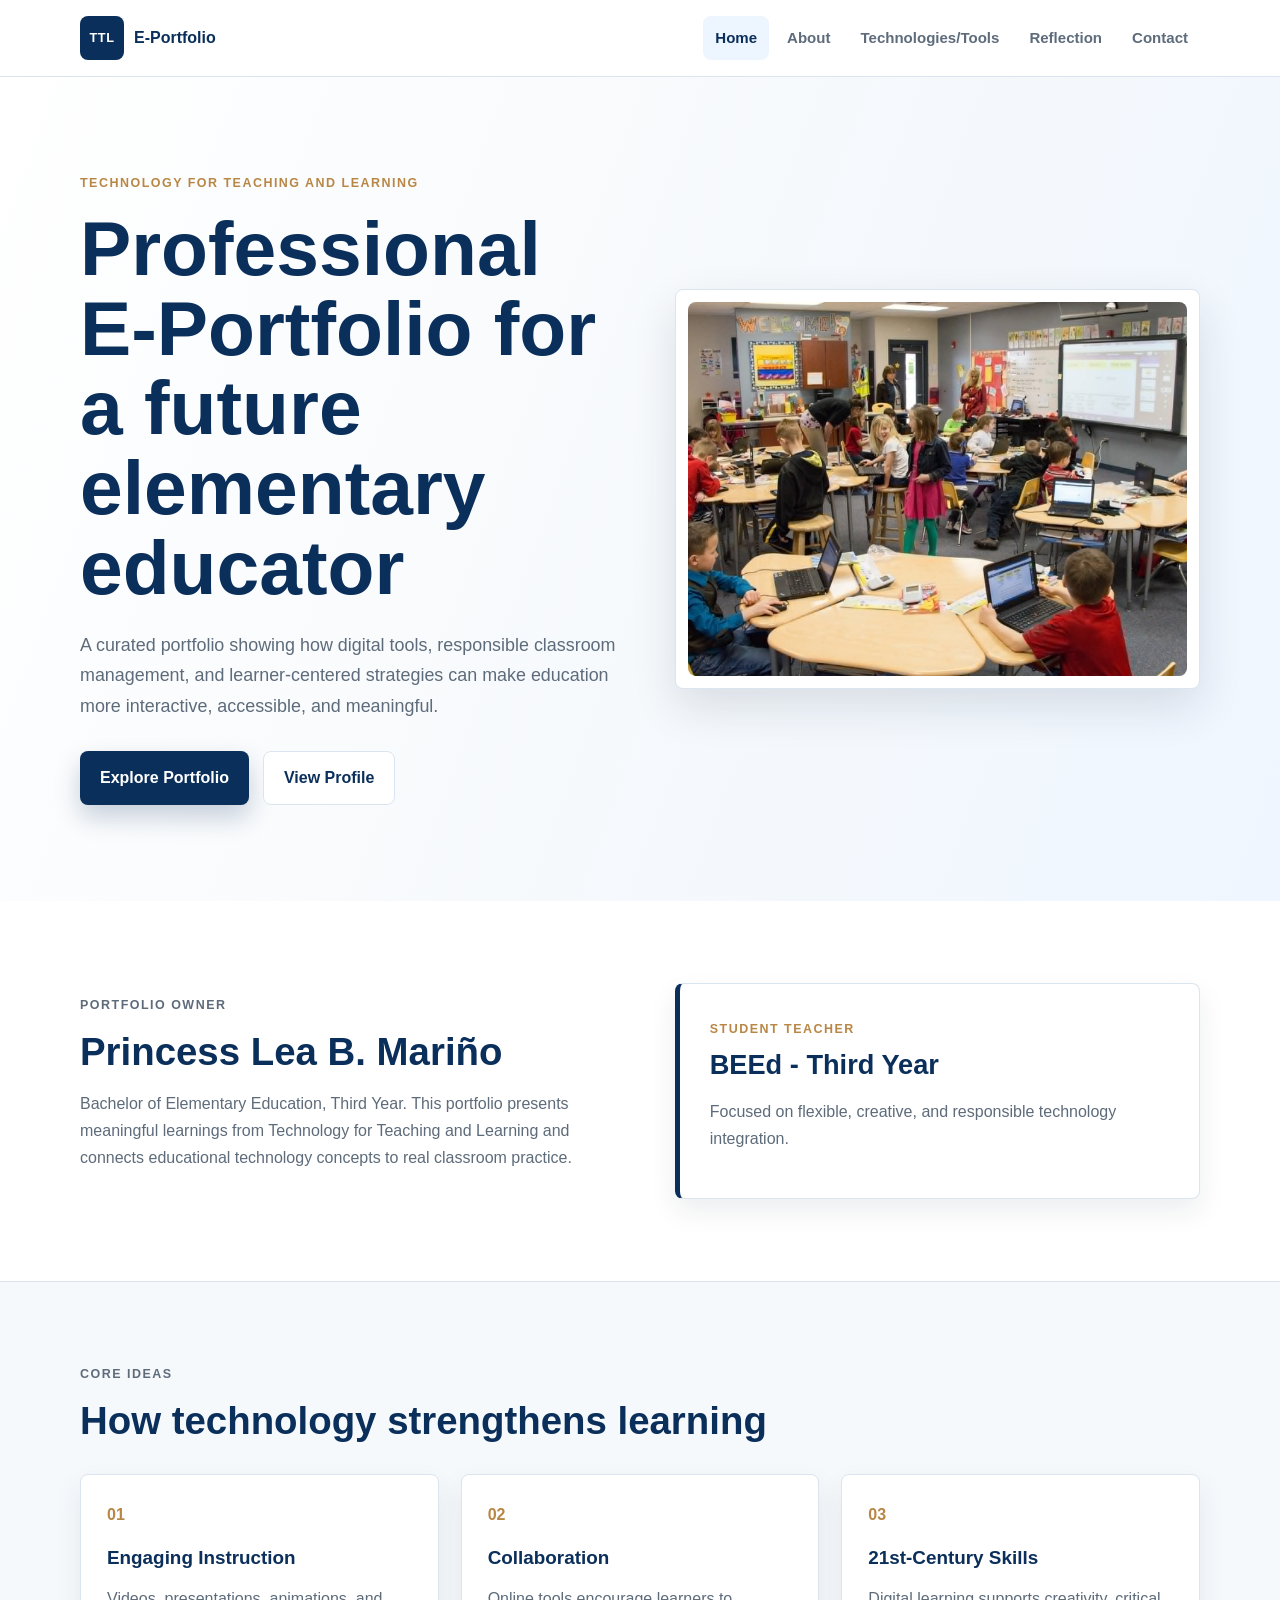
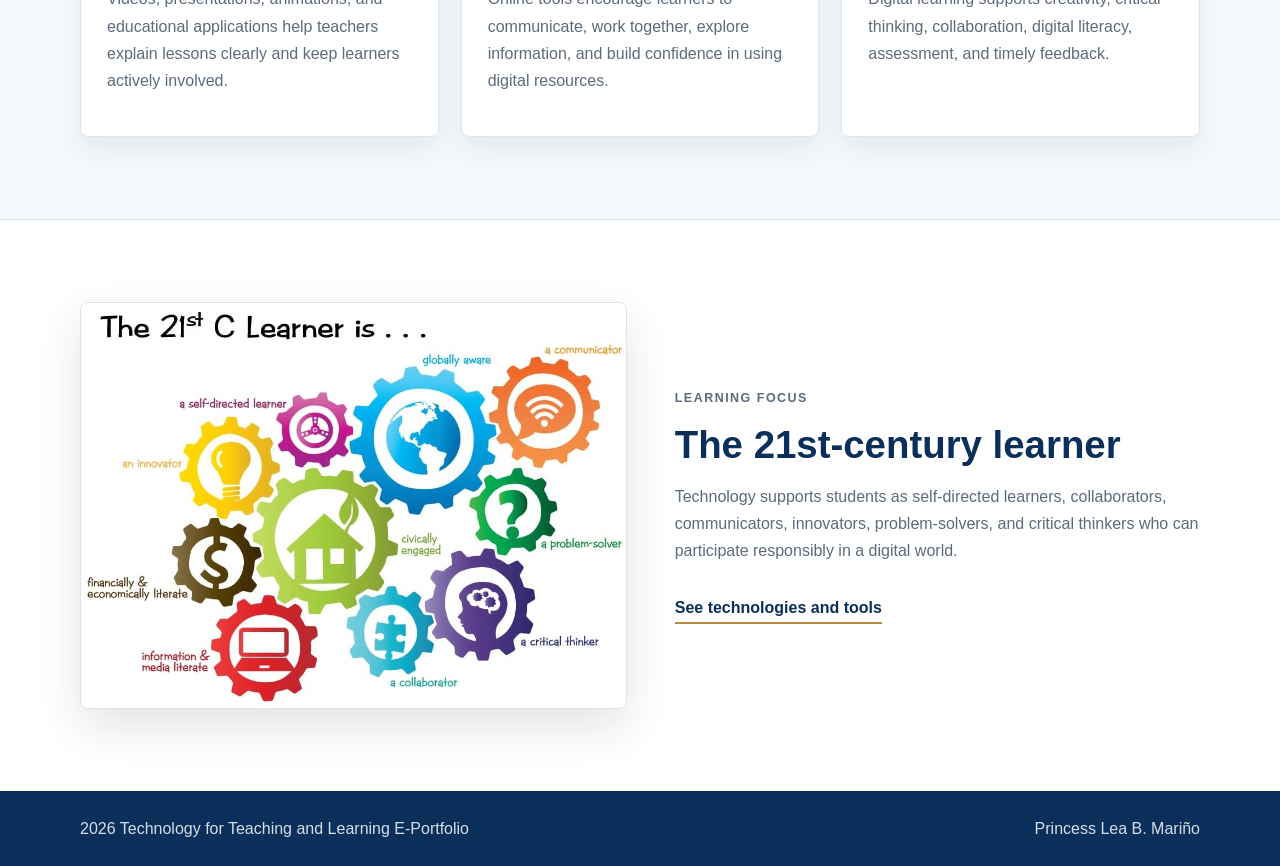
<file: index.html>
<!DOCTYPE html>
<html lang="en">

<head>
    <meta charset="UTF-8">
    <meta name="viewport" content="width=device-width, initial-scale=1.0">
    <title>Technology for Teaching and Learning | E-Portfolio</title>
    <link rel="stylesheet" href="styles.css">
</head>

<body>
    <header class="site-header">
        <nav class="nav container" aria-label="Main navigation">
            <a class="brand" href="index.html">
                <span class="brand-mark">TTL</span>
                <span>E-Portfolio</span>
            </a>
            <button class="nav-toggle" type="button" aria-label="Open navigation menu" aria-expanded="false"
                aria-controls="main-menu">
                <span></span>
                <span></span>
                <span></span>
            </button>
            <div class="nav-links" id="main-menu">
                <a href="index.html" aria-current="page">Home</a>
                <a href="about_page.html">About</a>
                <a href="technologies_tools.html">Technologies/Tools</a>
                <a href="reflection_page.html">Reflection</a>
                <a href="contact_page.html">Contact</a>
            </div>
        </nav>
    </header>

    <main>
        <section class="hero">
            <div class="container hero-grid">
                <div class="hero-copy">
                    <p class="eyebrow">Technology for Teaching and Learning</p>
                    <h1>Professional E-Portfolio for a future elementary educator</h1>
                    <p class="lead">
                        A curated portfolio showing how digital tools, responsible classroom
                        management, and learner-centered strategies can make education more
                        interactive, accessible, and meaningful.
                    </p>
                    <div class="hero-actions">
                        <a class="button primary" href="about_page.html">Explore Portfolio</a>
                        <a class="button secondary" href="contact_page.html">View Profile</a>
                    </div>
                </div>
                <figure class="hero-media">
                    <img src="image4.jpg" alt="Technology-rich classroom with learners using laptops">
                </figure>
            </div>
        </section>

        <section class="section">
            <div class="container split">
                <div>
                    <p class="eyebrow">Portfolio Owner</p>
                    <h2>Princess Lea B. Mariño</h2>
                    <p>
                        Bachelor of Elementary Education, Third Year. This portfolio presents
                        meaningful learnings from Technology for Teaching and Learning and connects
                        educational technology concepts to real classroom practice.
                    </p>
                </div>
                <div class="profile-panel">
                    <span>Student Teacher</span>
                    <strong>BEEd - Third Year</strong>
                    <p>Focused on flexible, creative, and responsible technology integration.</p>
                </div>
            </div>
        </section>

        <section class="section soft">
            <div class="container">
                <div class="section-heading">
                    <p class="eyebrow">Core Ideas</p>
                    <h2>How technology strengthens learning</h2>
                </div>
                <div class="card-grid three">
                    <article class="info-card">
                        <span class="card-number">01</span>
                        <h3>Engaging Instruction</h3>
                        <p>
                            Videos, presentations, animations, and educational applications help
                            teachers explain lessons clearly and keep learners actively involved.
                        </p>
                    </article>
                    <article class="info-card">
                        <span class="card-number">02</span>
                        <h3>Collaboration</h3>
                        <p>
                            Online tools encourage learners to communicate, work together, explore
                            information, and build confidence in using digital resources.
                        </p>
                    </article>
                    <article class="info-card">
                        <span class="card-number">03</span>
                        <h3>21st-Century Skills</h3>
                        <p>
                            Digital learning supports creativity, critical thinking,
                            collaboration, digital literacy, assessment, and timely feedback.
                        </p>
                    </article>
                </div>
            </div>
        </section>

        <section class="section">
            <div class="container feature-row">
                <img src="image1.jpg" alt="Qualities of the 21st century learner">
                <div>
                    <p class="eyebrow">Learning Focus</p>
                    <h2>The 21st-century learner</h2>
                    <p>
                        Technology supports students as self-directed learners, collaborators,
                        communicators, innovators, problem-solvers, and critical thinkers who can
                        participate responsibly in a digital world.
                    </p>
                    <a class="text-link" href="technologies_tools.html">See technologies and tools</a>
                </div>
            </div>
        </section>
    </main>

    <footer class="site-footer">
        <div class="container footer-inner">
            <p>2026 Technology for Teaching and Learning E-Portfolio</p>
            <p>Princess Lea B. Mariño</p>
        </div>
    </footer>
    <script src="script.js"></script>
</body>

</html>
</file>
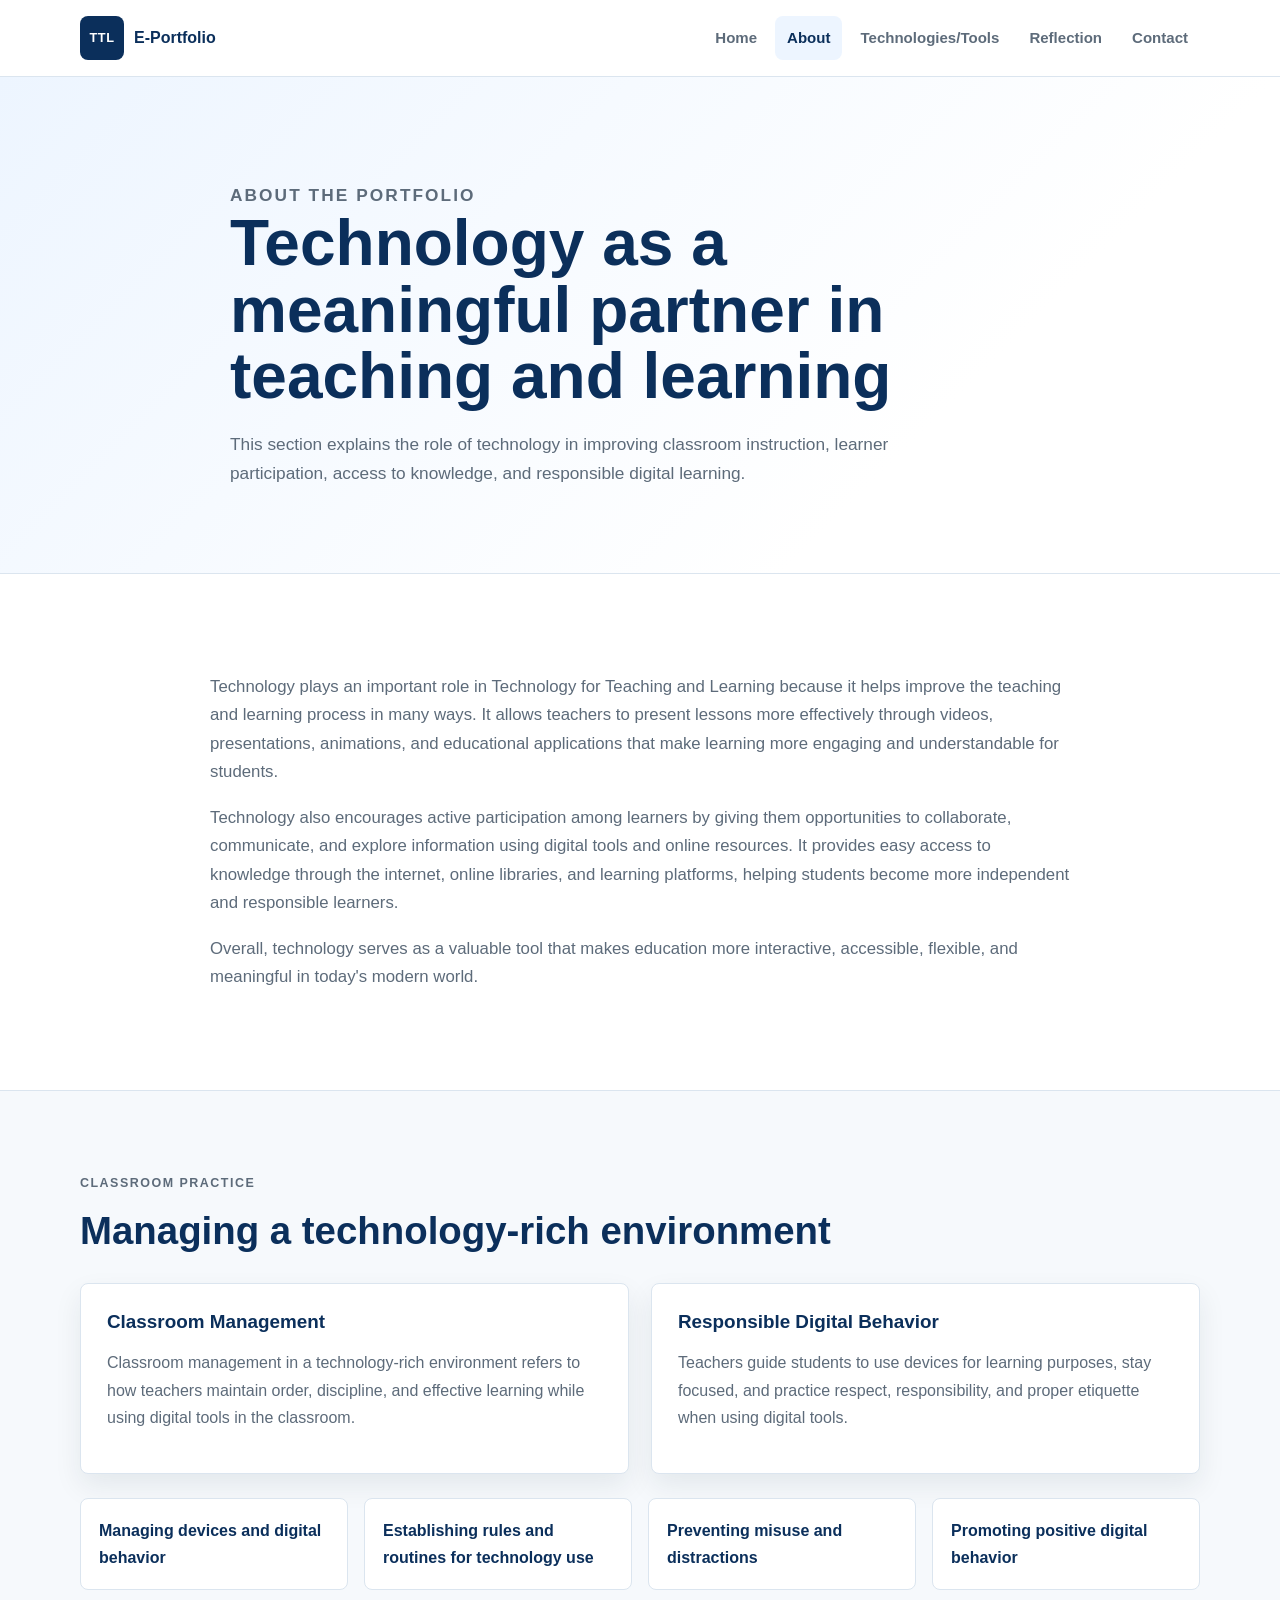
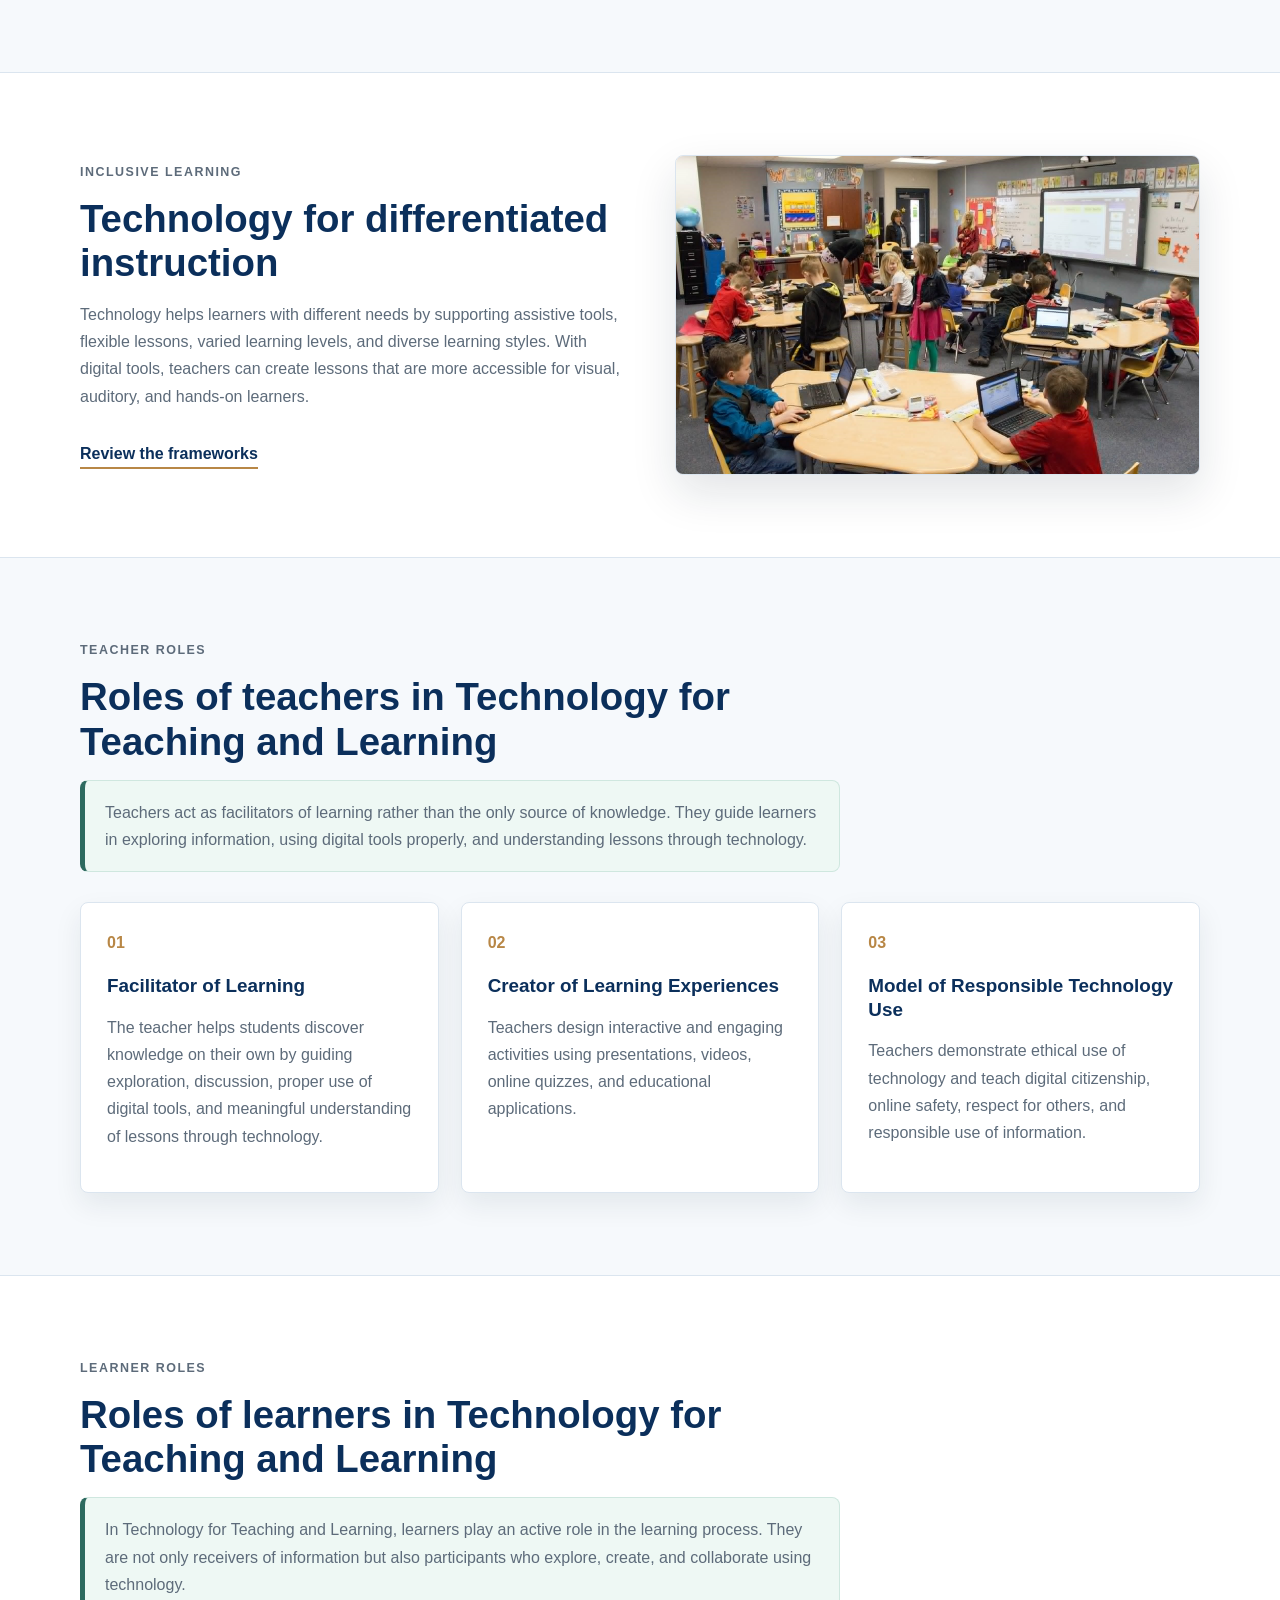
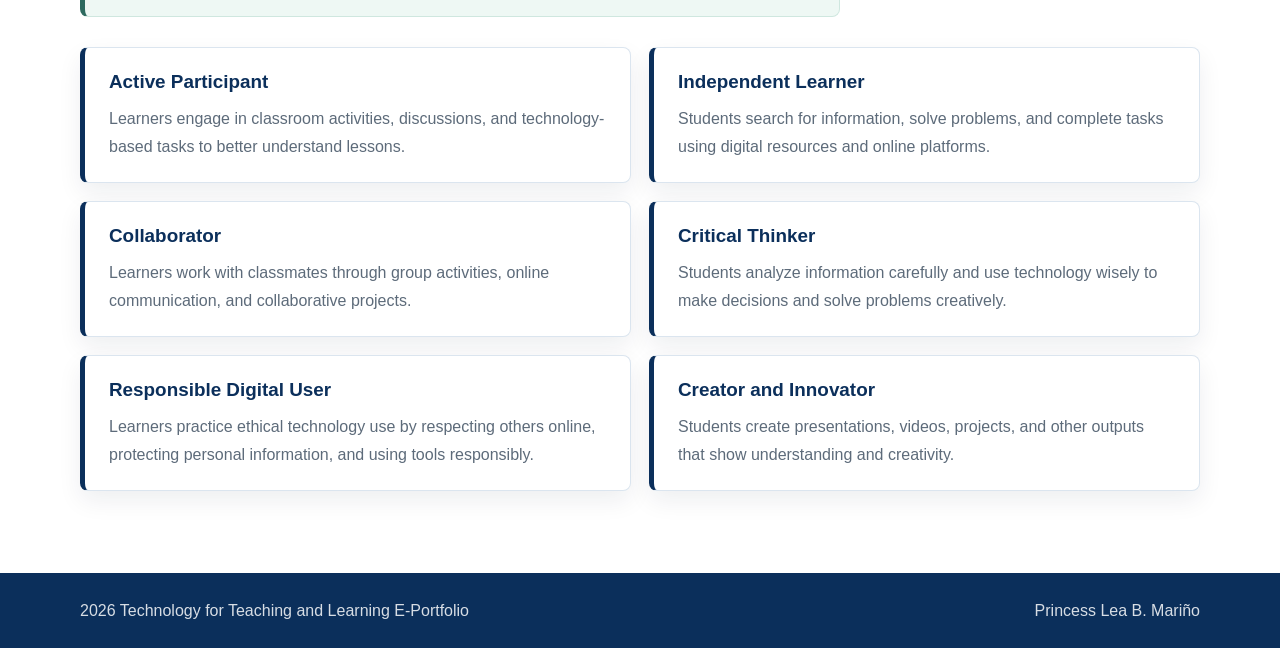
<file: about_page.html>
<!DOCTYPE html>
<html lang="en">

<head>
    <meta charset="UTF-8">
    <meta name="viewport" content="width=device-width, initial-scale=1.0">
    <title>About | Technology for Teaching and Learning</title>
    <link rel="stylesheet" href="styles.css">
</head>

<body>
    <header class="site-header">
        <nav class="nav container" aria-label="Main navigation">
            <a class="brand" href="index.html">
                <span class="brand-mark">TTL</span>
                <span>E-Portfolio</span>
            </a>
            <button class="nav-toggle" type="button" aria-label="Open navigation menu" aria-expanded="false"
                aria-controls="main-menu">
                <span></span>
                <span></span>
                <span></span>
            </button>
            <div class="nav-links" id="main-menu">
                <a href="index.html">Home</a>
                <a href="about_page.html" aria-current="page">About</a>
                <a href="technologies_tools.html">Technologies/Tools</a>
                <a href="reflection_page.html">Reflection</a>
                <a href="contact_page.html">Contact</a>
            </div>
        </nav>
    </header>

    <main>
        <section class="page-hero">
            <div class="container narrow">
                <p class="eyebrow">About the Portfolio</p>
                <h1>Technology as a meaningful partner in teaching and learning</h1>
                <p>
                    This section explains the role of technology in improving classroom
                    instruction, learner participation, access to knowledge, and responsible
                    digital learning.
                </p>
            </div>
        </section>

        <section class="section">
            <div class="container prose">
                <p>
                    Technology plays an important role in Technology for Teaching and Learning
                    because it helps improve the teaching and learning process in many ways. It
                    allows teachers to present lessons more effectively through videos,
                    presentations, animations, and educational applications that make learning
                    more engaging and understandable for students.
                </p>
                <p>
                    Technology also encourages active participation among learners by giving them
                    opportunities to collaborate, communicate, and explore information using
                    digital tools and online resources. It provides easy access to knowledge
                    through the internet, online libraries, and learning platforms, helping
                    students become more independent and responsible learners.
                </p>
                <p>
                    Overall, technology serves as a valuable tool that makes education more
                    interactive, accessible, flexible, and meaningful in today's modern world.
                </p>
            </div>
        </section>

        <section class="section soft">
            <div class="container">
                <div class="section-heading">
                    <p class="eyebrow">Classroom Practice</p>
                    <h2>Managing a technology-rich environment</h2>
                </div>
                <div class="card-grid two">
                    <article class="info-card">
                        <h3>Classroom Management</h3>
                        <p>
                            Classroom management in a technology-rich environment refers to how
                            teachers maintain order, discipline, and effective learning while using
                            digital tools in the classroom.
                        </p>
                    </article>
                    <article class="info-card">
                        <h3>Responsible Digital Behavior</h3>
                        <p>
                            Teachers guide students to use devices for learning purposes, stay
                            focused, and practice respect, responsibility, and proper etiquette
                            when using digital tools.
                        </p>
                    </article>
                </div>
                <div class="checklist-grid">
                    <div class="check-item">Managing devices and digital behavior</div>
                    <div class="check-item">Establishing rules and routines for technology use</div>
                    <div class="check-item">Preventing misuse and distractions</div>
                    <div class="check-item">Promoting positive digital behavior</div>
                </div>
            </div>
        </section>

        <section class="section">
            <div class="container feature-row reverse">
                <img src="image4.jpg" alt="Learners using technology in a classroom">
                <div>
                    <p class="eyebrow">Inclusive Learning</p>
                    <h2>Technology for differentiated instruction</h2>
                    <p>
                        Technology helps learners with different needs by supporting assistive
                        tools, flexible lessons, varied learning levels, and diverse learning
                        styles. With digital tools, teachers can create lessons that are more
                        accessible for visual, auditory, and hands-on learners.
                    </p>
                    <a class="text-link" href="technologies_tools.html">Review the frameworks</a>
                </div>
            </div>
        </section>

        <section class="section soft">
            <div class="container">
                <div class="section-heading">
                    <p class="eyebrow">Teacher Roles</p>
                    <h2>Roles of teachers in Technology for Teaching and Learning</h2>
                    <p class="definition-text">
                        Teachers act as facilitators of learning rather than the only source of
                        knowledge. They guide learners in exploring information, using digital
                        tools properly, and understanding lessons through technology.
                    </p>
                </div>
                <div class="card-grid three">
                    <article class="info-card">
                        <span class="card-number">01</span>
                        <h3>Facilitator of Learning</h3>
                        <p>
                            The teacher helps students discover knowledge on their own by guiding
                            exploration, discussion, proper use of digital tools, and meaningful
                            understanding of lessons through technology.
                        </p>
                    </article>
                    <article class="info-card">
                        <span class="card-number">02</span>
                        <h3>Creator of Learning Experiences</h3>
                        <p>
                            Teachers design interactive and engaging activities using
                            presentations, videos, online quizzes, and educational applications.
                        </p>
                    </article>
                    <article class="info-card">
                        <span class="card-number">03</span>
                        <h3>Model of Responsible Technology Use</h3>
                        <p>
                            Teachers demonstrate ethical use of technology and teach digital
                            citizenship, online safety, respect for others, and responsible use of
                            information.
                        </p>
                    </article>
                </div>
            </div>
        </section>

        <section class="section">
            <div class="container">
                <div class="section-heading">
                    <p class="eyebrow">Learner Roles</p>
                    <h2>Roles of learners in Technology for Teaching and Learning</h2>
                    <p class="definition-text">
                        In Technology for Teaching and Learning, learners play an active role in
                        the learning process. They are not only receivers of information but also
                        participants who explore, create, and collaborate using technology.
                    </p>
                </div>
                <div class="role-list">
                    <article>
                        <h3>Active Participant</h3>
                        <p>Learners engage in classroom activities, discussions, and technology-based tasks to better
                            understand lessons.</p>
                    </article>
                    <article>
                        <h3>Independent Learner</h3>
                        <p>Students search for information, solve problems, and complete tasks using digital resources
                            and online platforms.</p>
                    </article>
                    <article>
                        <h3>Collaborator</h3>
                        <p>Learners work with classmates through group activities, online communication, and
                            collaborative projects.</p>
                    </article>
                    <article>
                        <h3>Critical Thinker</h3>
                        <p>Students analyze information carefully and use technology wisely to make decisions and solve
                            problems creatively.</p>
                    </article>
                    <article>
                        <h3>Responsible Digital User</h3>
                        <p>Learners practice ethical technology use by respecting others online, protecting personal
                            information, and using tools responsibly.</p>
                    </article>
                    <article>
                        <h3>Creator and Innovator</h3>
                        <p>Students create presentations, videos, projects, and other outputs that show understanding
                            and creativity.</p>
                    </article>
                </div>
            </div>
        </section>
    </main>

    <footer class="site-footer">
        <div class="container footer-inner">
            <p>2026 Technology for Teaching and Learning E-Portfolio</p>
            <p>Princess Lea B. Mariño</p>
        </div>
    </footer>
    <script src="script.js"></script>
</body>

</html>
</file>
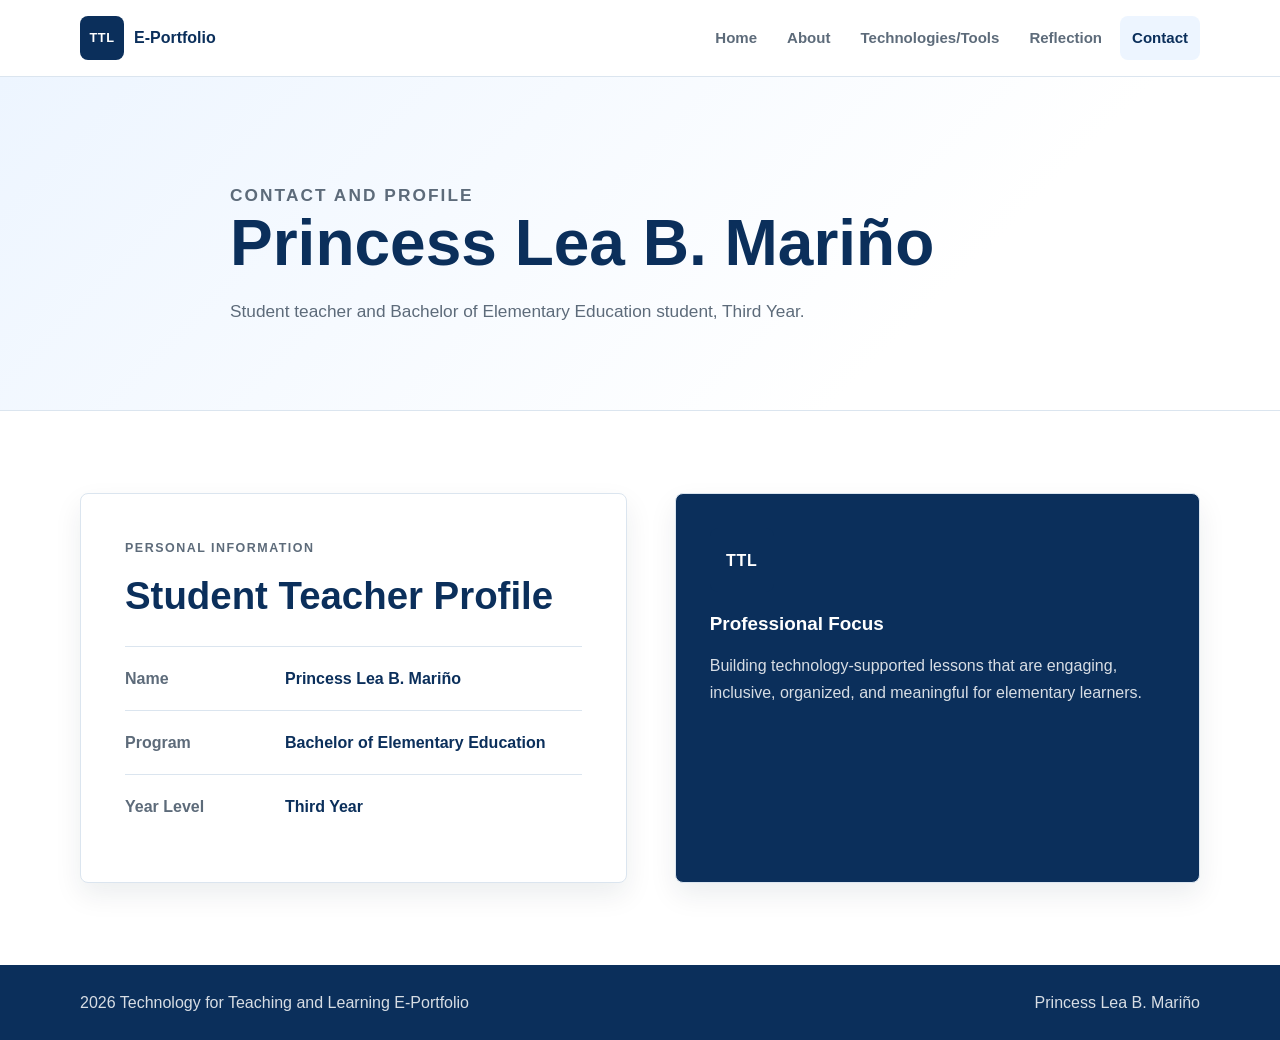
<file: contact_page.html>
<!DOCTYPE html>
<html lang="en">

<head>
    <meta charset="UTF-8">
    <meta name="viewport" content="width=device-width, initial-scale=1.0">
    <title>Contact | Princess Lea B. Mariño</title>
    <link rel="stylesheet" href="styles.css">
</head>

<body>
    <header class="site-header">
        <nav class="nav container" aria-label="Main navigation">
            <a class="brand" href="index.html">
                <span class="brand-mark">TTL</span>
                <span>E-Portfolio</span>
            </a>
            <button class="nav-toggle" type="button" aria-label="Open navigation menu" aria-expanded="false"
                aria-controls="main-menu">
                <span></span>
                <span></span>
                <span></span>
            </button>
            <div class="nav-links" id="main-menu">
                <a href="index.html">Home</a>
                <a href="about_page.html">About</a>
                <a href="technologies_tools.html">Technologies/Tools</a>
                <a href="reflection_page.html">Reflection</a>
                <a href="contact_page.html" aria-current="page">Contact</a>
            </div>
        </nav>
    </header>

    <main>
        <section class="page-hero">
            <div class="container narrow">
                <p class="eyebrow">Contact and Profile</p>
                <h1>Princess Lea B. Mariño</h1>
                <p>
                    Student teacher and Bachelor of Elementary Education student, Third Year.
                </p>
            </div>
        </section>

        <section class="section">
            <div class="container contact-layout">
                <article class="contact-card">
                    <p class="eyebrow">Personal Information</p>
                    <h2>Student Teacher Profile</h2>
                    <dl class="profile-list">
                        <div>
                            <dt>Name</dt>
                            <dd>Princess Lea B. Mariño</dd>
                        </div>
                        <div>
                            <dt>Program</dt>
                            <dd>Bachelor of Elementary Education</dd>
                        </div>
                        <div>
                            <dt>Year Level</dt>
                            <dd>Third Year</dd>
                        </div>
                    </dl>
                </article>

                <aside class="contact-panel">
                    <span class="brand-mark large">TTL</span>
                    <h3>Professional Focus</h3>
                    <p>
                        Building technology-supported lessons that are engaging, inclusive,
                        organized, and meaningful for elementary learners.
                    </p>
                </aside>
            </div>
        </section>
    </main>

    <footer class="site-footer">
        <div class="container footer-inner">
            <p>2026 Technology for Teaching and Learning E-Portfolio</p>
            <p>Princess Lea B. Mariño</p>
        </div>
    </footer>
    <script src="script.js"></script>
</body>

</html>
</file>
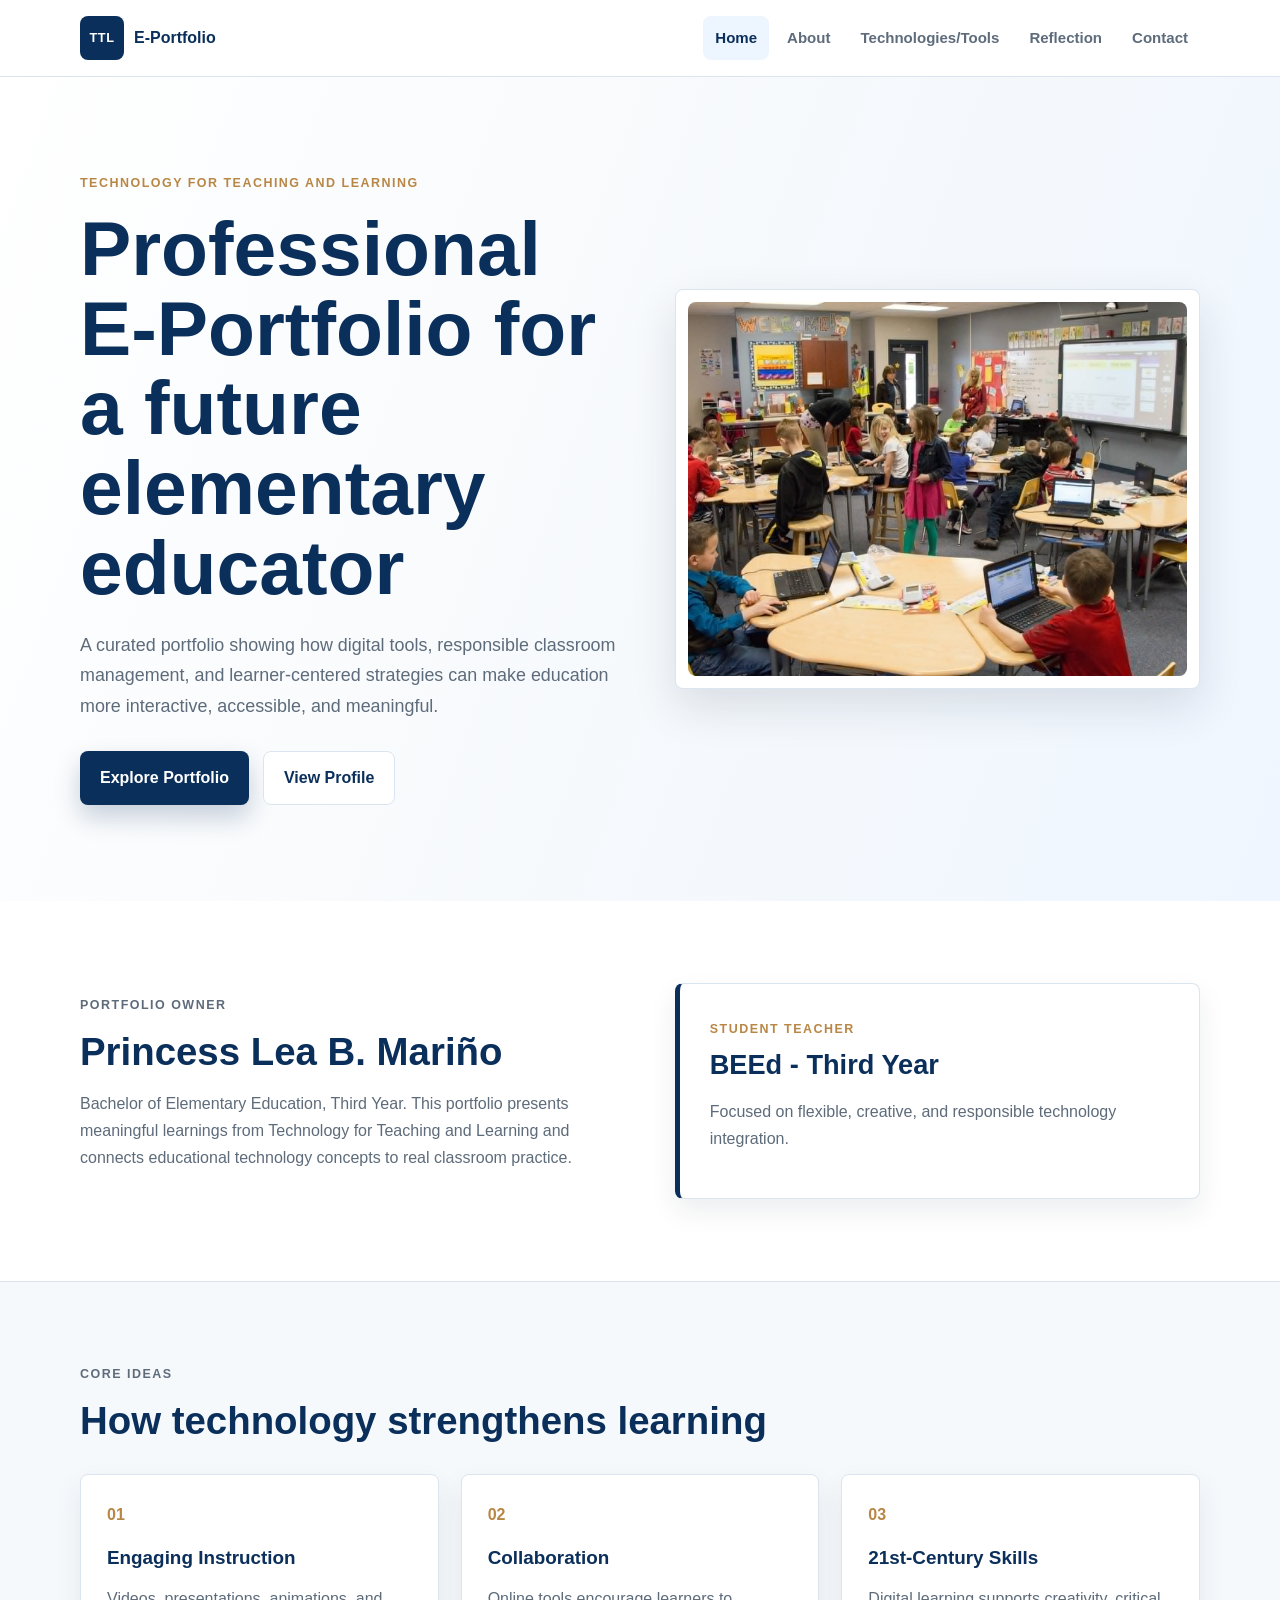
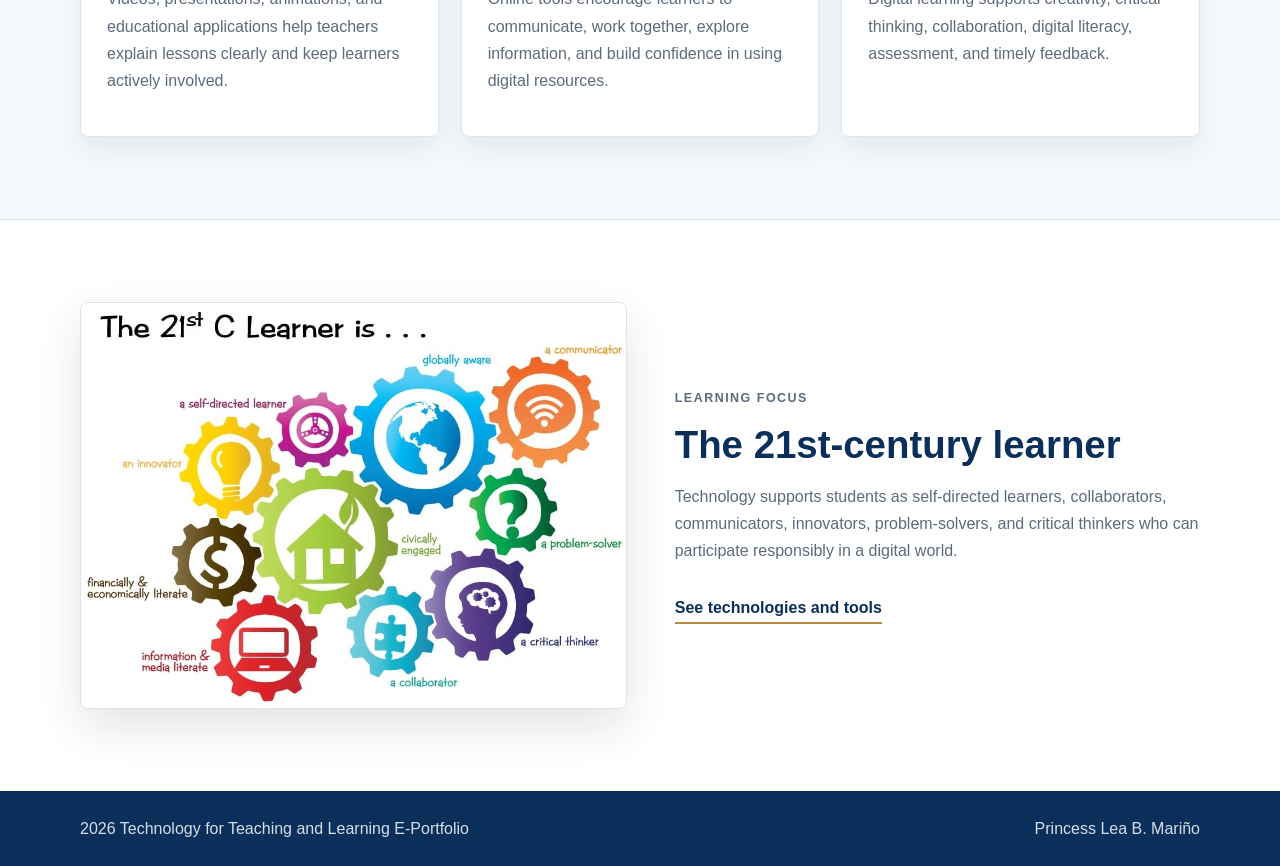
<file: landing_page.html>
<!DOCTYPE html>
<html lang="en">

<head>
    <meta charset="UTF-8">
    <meta name="viewport" content="width=device-width, initial-scale=1.0">
    <title>Technology for Teaching and Learning | E-Portfolio</title>
    <link rel="stylesheet" href="styles.css">
</head>

<body>
    <header class="site-header">
        <nav class="nav container" aria-label="Main navigation">
            <a class="brand" href="landing_page.html">
                <span class="brand-mark">TTL</span>
                <span>E-Portfolio</span>
            </a>
            <button class="nav-toggle" type="button" aria-label="Open navigation menu" aria-expanded="false" aria-controls="main-menu">
                <span></span>
                <span></span>
                <span></span>
            </button>
            <div class="nav-links" id="main-menu">
                <a href="landing_page.html" aria-current="page">Home</a>
                <a href="about_page.html">About</a>
                <a href="technologies_tools.html">Technologies/Tools</a>
                <a href="reflection_page.html">Reflection</a>
                <a href="contact_page.html">Contact</a>
            </div>
        </nav>
    </header>

    <main>
        <section class="hero">
            <div class="container hero-grid">
                <div class="hero-copy">
                    <p class="eyebrow">Technology for Teaching and Learning</p>
                    <h1>Professional E-Portfolio for a future elementary educator</h1>
                    <p class="lead">
                        A curated portfolio showing how digital tools, responsible classroom
                        management, and learner-centered strategies can make education more
                        interactive, accessible, and meaningful.
                    </p>
                    <div class="hero-actions">
                        <a class="button primary" href="about_page.html">Explore Portfolio</a>
                        <a class="button secondary" href="contact_page.html">View Profile</a>
                    </div>
                </div>
                <figure class="hero-media">
                    <img src="image4.jpg" alt="Technology-rich classroom with learners using laptops">
                </figure>
            </div>
        </section>

        <section class="section">
            <div class="container split">
                <div>
                    <p class="eyebrow">Portfolio Owner</p>
                    <h2>Princess Lea B. Mariño</h2>
                    <p>
                        Bachelor of Elementary Education, Third Year. This portfolio presents
                        meaningful learnings from Technology for Teaching and Learning and connects
                        educational technology concepts to real classroom practice.
                    </p>
                </div>
                <div class="profile-panel">
                    <span>Student Teacher</span>
                    <strong>BEEd - Third Year</strong>
                    <p>Focused on flexible, creative, and responsible technology integration.</p>
                </div>
            </div>
        </section>

        <section class="section soft">
            <div class="container">
                <div class="section-heading">
                    <p class="eyebrow">Core Ideas</p>
                    <h2>How technology strengthens learning</h2>
                </div>
                <div class="card-grid three">
                    <article class="info-card">
                        <span class="card-number">01</span>
                        <h3>Engaging Instruction</h3>
                        <p>
                            Videos, presentations, animations, and educational applications help
                            teachers explain lessons clearly and keep learners actively involved.
                        </p>
                    </article>
                    <article class="info-card">
                        <span class="card-number">02</span>
                        <h3>Collaboration</h3>
                        <p>
                            Online tools encourage learners to communicate, work together, explore
                            information, and build confidence in using digital resources.
                        </p>
                    </article>
                    <article class="info-card">
                        <span class="card-number">03</span>
                        <h3>21st-Century Skills</h3>
                        <p>
                            Digital learning supports creativity, critical thinking,
                            collaboration, digital literacy, assessment, and timely feedback.
                        </p>
                    </article>
                </div>
            </div>
        </section>

        <section class="section">
            <div class="container feature-row">
                <img src="image1.jpg" alt="Qualities of the 21st century learner">
                <div>
                    <p class="eyebrow">Learning Focus</p>
                    <h2>The 21st-century learner</h2>
                    <p>
                        Technology supports students as self-directed learners, collaborators,
                        communicators, innovators, problem-solvers, and critical thinkers who can
                        participate responsibly in a digital world.
                    </p>
                    <a class="text-link" href="technologies_tools.html">See technologies and tools</a>
                </div>
            </div>
        </section>
    </main>

    <footer class="site-footer">
        <div class="container footer-inner">
            <p>2026 Technology for Teaching and Learning E-Portfolio</p>
            <p>Princess Lea B. Mariño</p>
        </div>
    </footer>
    <script src="script.js"></script>
</body>

</html>
</file>
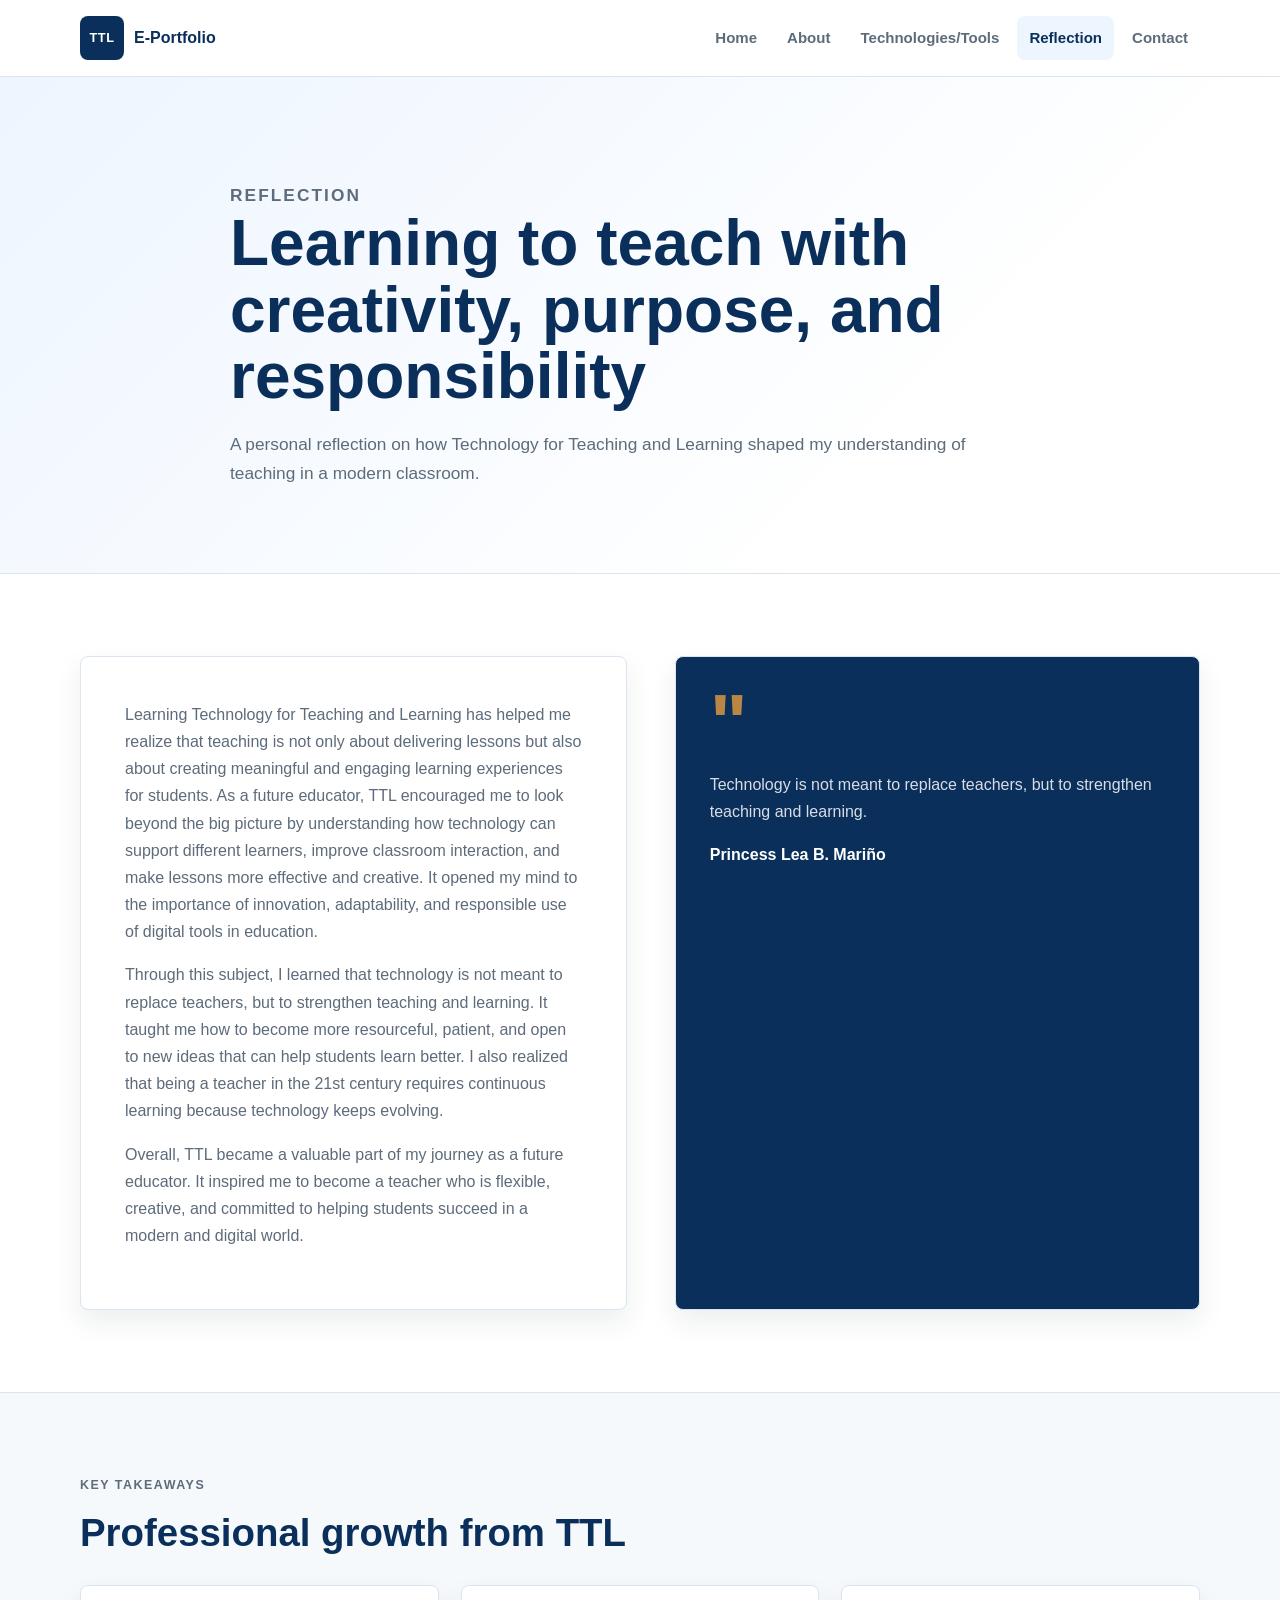
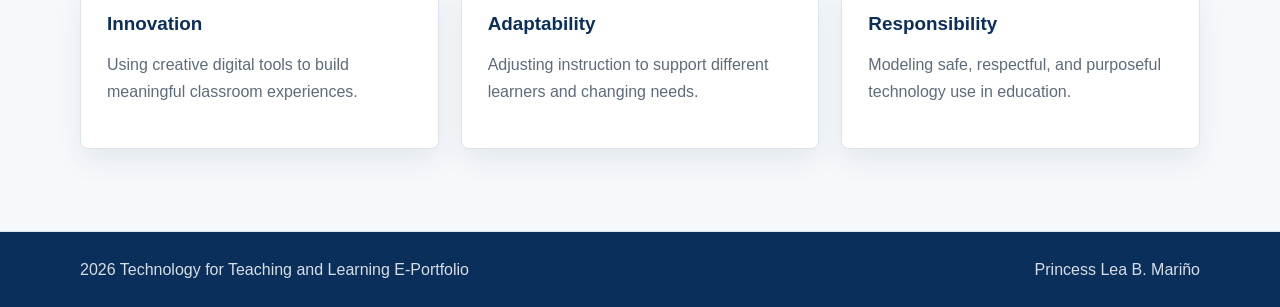
<file: reflection_page.html>
<!DOCTYPE html>
<html lang="en">

<head>
    <meta charset="UTF-8">
    <meta name="viewport" content="width=device-width, initial-scale=1.0">
    <title>Reflection | Technology for Teaching and Learning</title>
    <link rel="stylesheet" href="styles.css">
</head>

<body>
    <header class="site-header">
        <nav class="nav container" aria-label="Main navigation">
            <a class="brand" href="index.html">
                <span class="brand-mark">TTL</span>
                <span>E-Portfolio</span>
            </a>
            <button class="nav-toggle" type="button" aria-label="Open navigation menu" aria-expanded="false"
                aria-controls="main-menu">
                <span></span>
                <span></span>
                <span></span>
            </button>
            <div class="nav-links" id="main-menu">
                <a href="index.html">Home</a>
                <a href="about_page.html">About</a>
                <a href="technologies_tools.html">Technologies/Tools</a>
                <a href="reflection_page.html" aria-current="page">Reflection</a>
                <a href="contact_page.html">Contact</a>
            </div>
        </nav>
    </header>

    <main>
        <section class="page-hero">
            <div class="container narrow">
                <p class="eyebrow">Reflection</p>
                <h1>Learning to teach with creativity, purpose, and responsibility</h1>
                <p>
                    A personal reflection on how Technology for Teaching and Learning shaped my
                    understanding of teaching in a modern classroom.
                </p>
            </div>
        </section>

        <section class="section">
            <div class="container reflection-layout">
                <article class="reflection-card">
                    <p>
                        Learning Technology for Teaching and Learning has helped me realize that
                        teaching is not only about delivering lessons but also about creating
                        meaningful and engaging learning experiences for students. As a future
                        educator, TTL encouraged me to look beyond the big picture by understanding
                        how technology can support different learners, improve classroom
                        interaction, and make lessons more effective and creative. It opened my
                        mind to the importance of innovation, adaptability, and responsible use of
                        digital tools in education.
                    </p>
                    <p>
                        Through this subject, I learned that technology is not meant to replace
                        teachers, but to strengthen teaching and learning. It taught me how to
                        become more resourceful, patient, and open to new ideas that can help
                        students learn better. I also realized that being a teacher in the 21st
                        century requires continuous learning because technology keeps evolving.
                    </p>
                    <p>
                        Overall, TTL became a valuable part of my journey as a future educator. It
                        inspired me to become a teacher who is flexible, creative, and committed to
                        helping students succeed in a modern and digital world.
                    </p>
                </article>
                <aside class="reflection-aside">
                    <span class="quote-mark">"</span>
                    <p>
                        Technology is not meant to replace teachers, but to strengthen teaching
                        and learning.
                    </p>
                    <strong>Princess Lea B. Mariño</strong>
                </aside>
            </div>
        </section>

        <section class="section soft">
            <div class="container">
                <div class="section-heading">
                    <p class="eyebrow">Key Takeaways</p>
                    <h2>Professional growth from TTL</h2>
                </div>
                <div class="card-grid three">
                    <article class="info-card">
                        <h3>Innovation</h3>
                        <p>Using creative digital tools to build meaningful classroom experiences.</p>
                    </article>
                    <article class="info-card">
                        <h3>Adaptability</h3>
                        <p>Adjusting instruction to support different learners and changing needs.</p>
                    </article>
                    <article class="info-card">
                        <h3>Responsibility</h3>
                        <p>Modeling safe, respectful, and purposeful technology use in education.</p>
                    </article>
                </div>
            </div>
        </section>
    </main>

    <footer class="site-footer">
        <div class="container footer-inner">
            <p>2026 Technology for Teaching and Learning E-Portfolio</p>
            <p>Princess Lea B. Mariño</p>
        </div>
    </footer>
    <script src="script.js"></script>
</body>

</html>
</file>
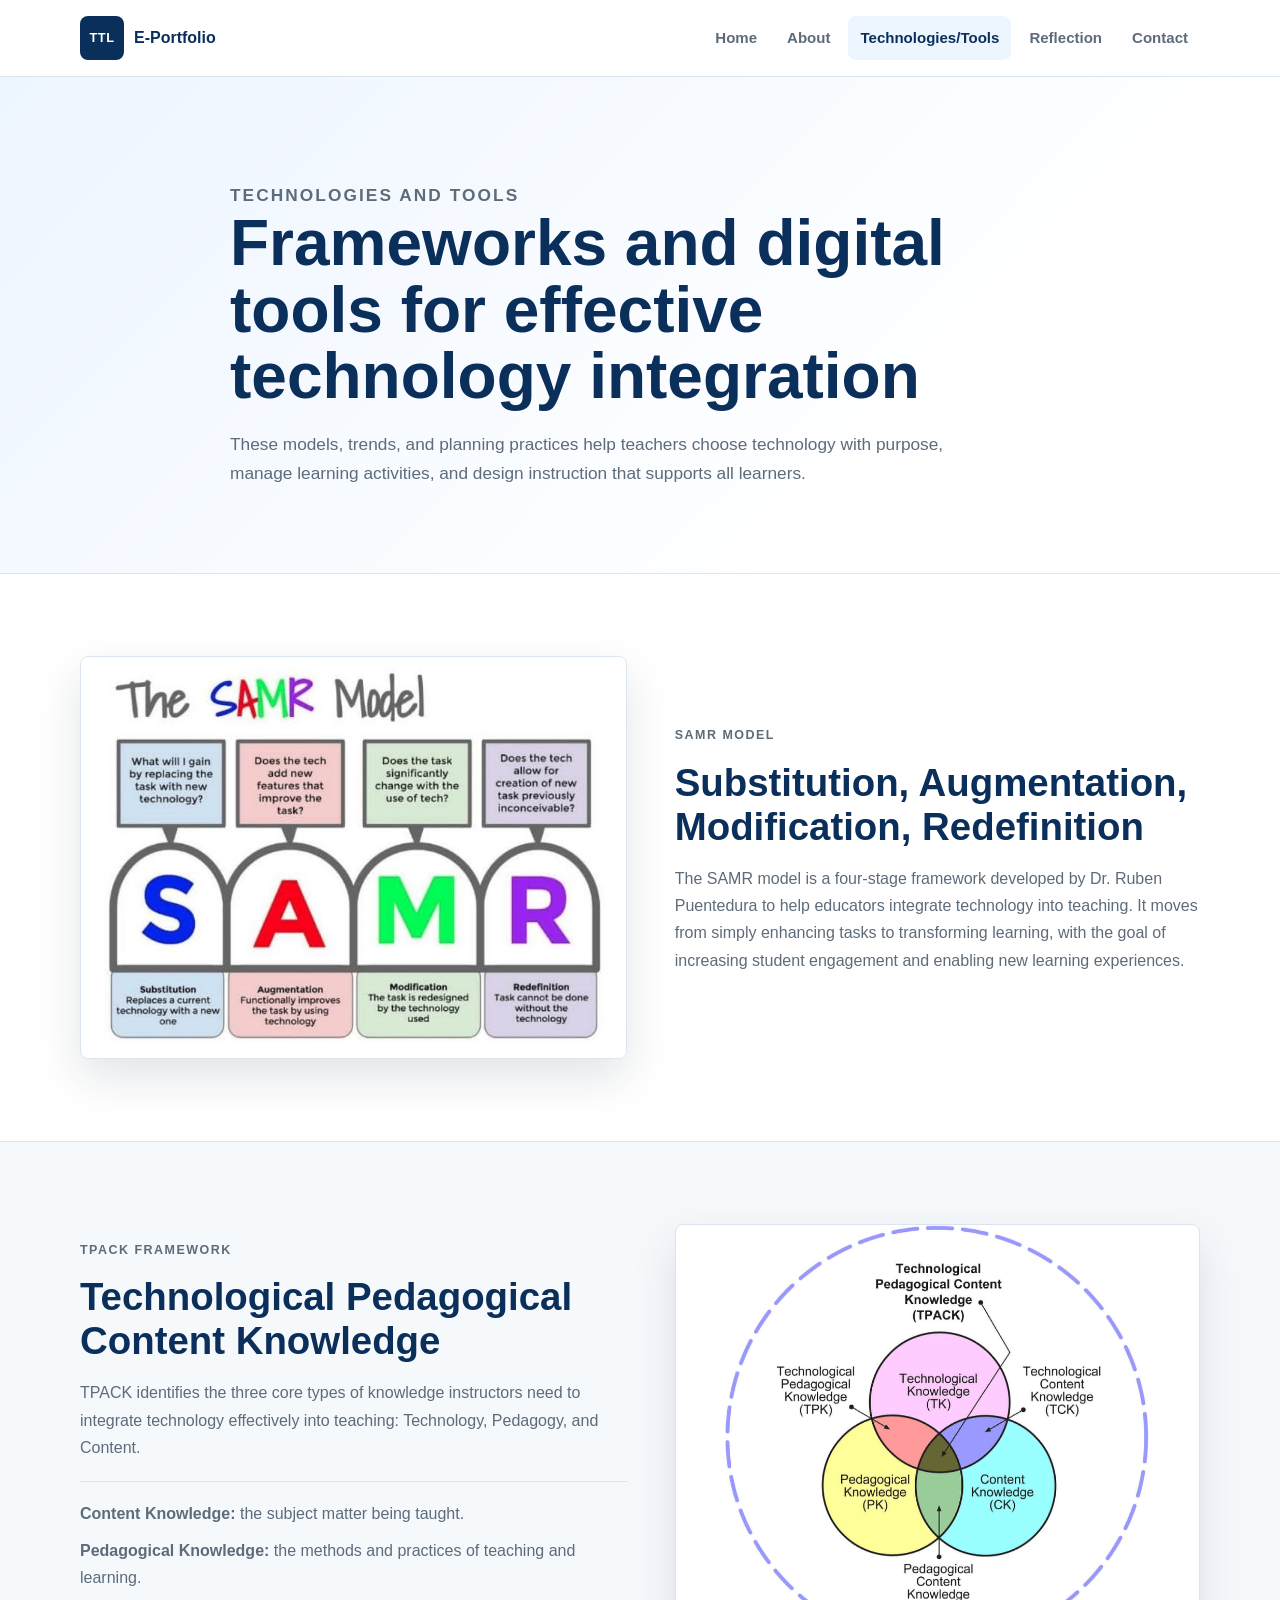
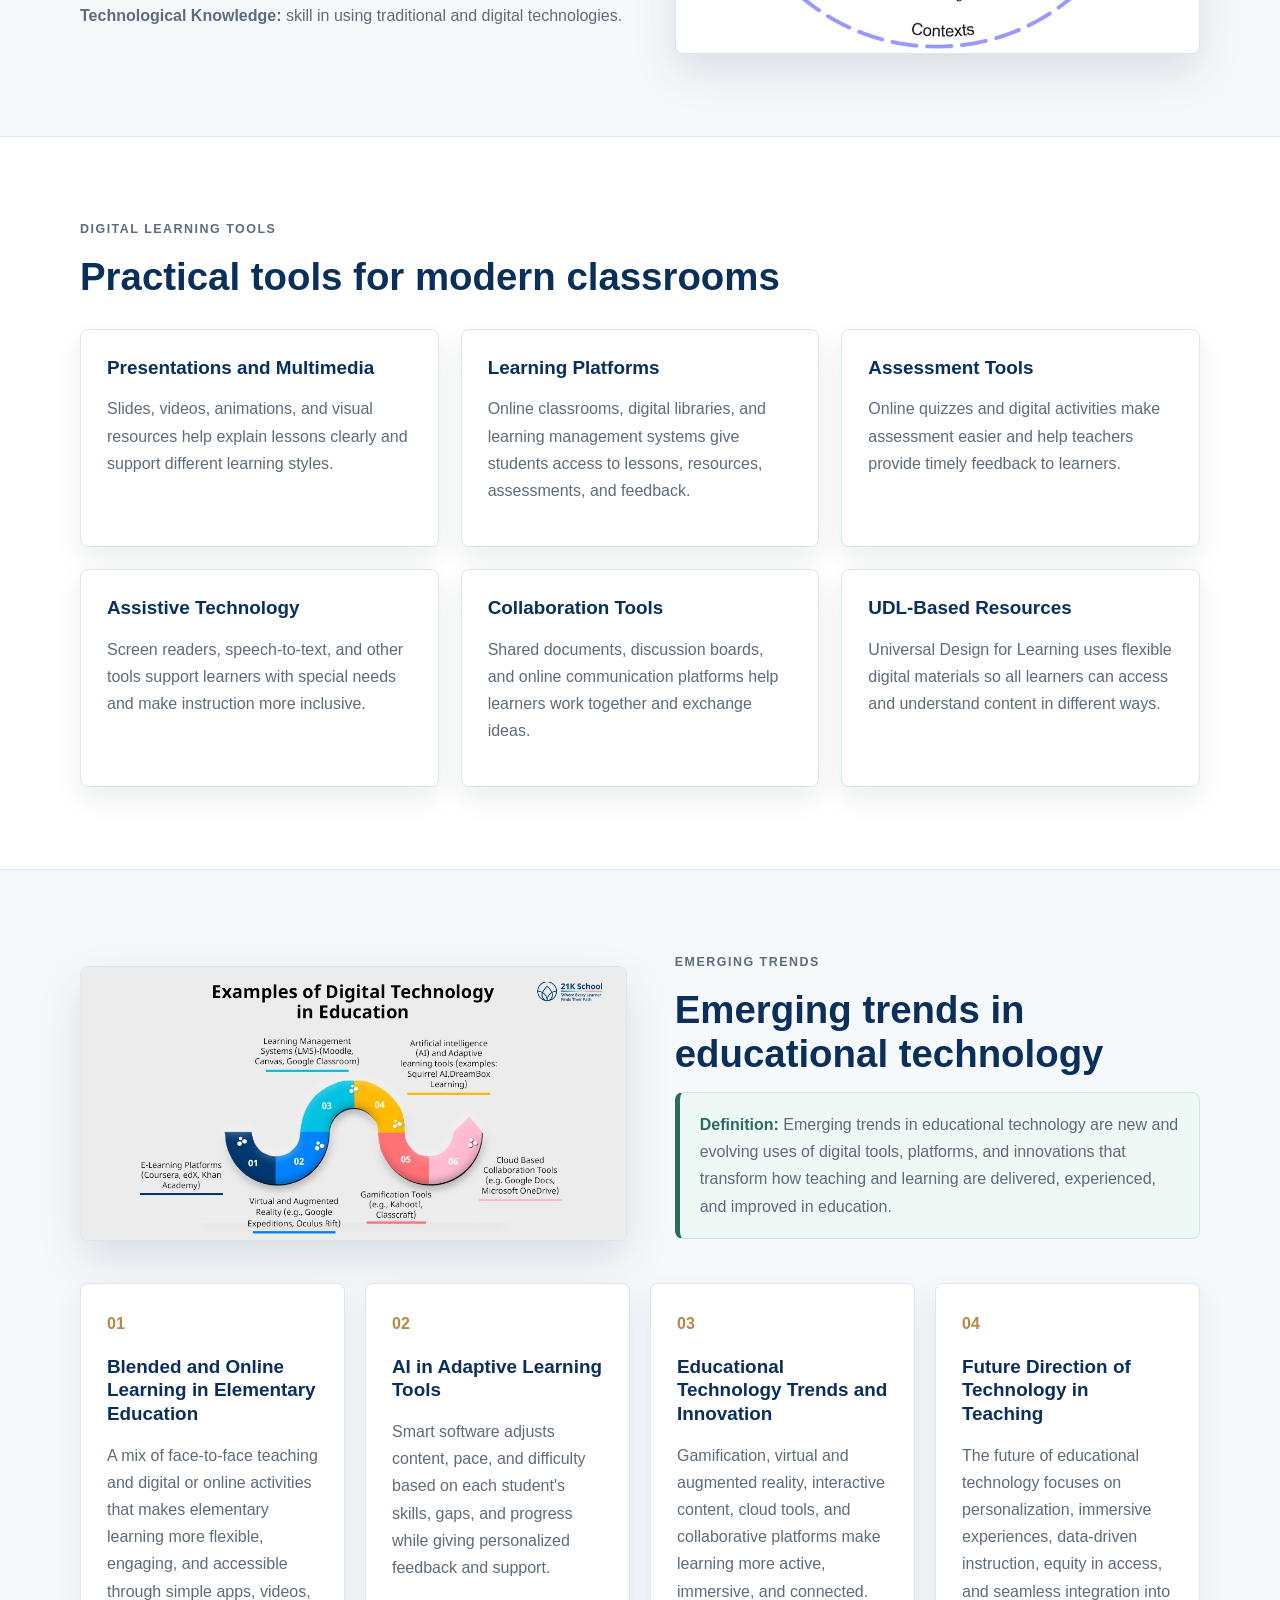
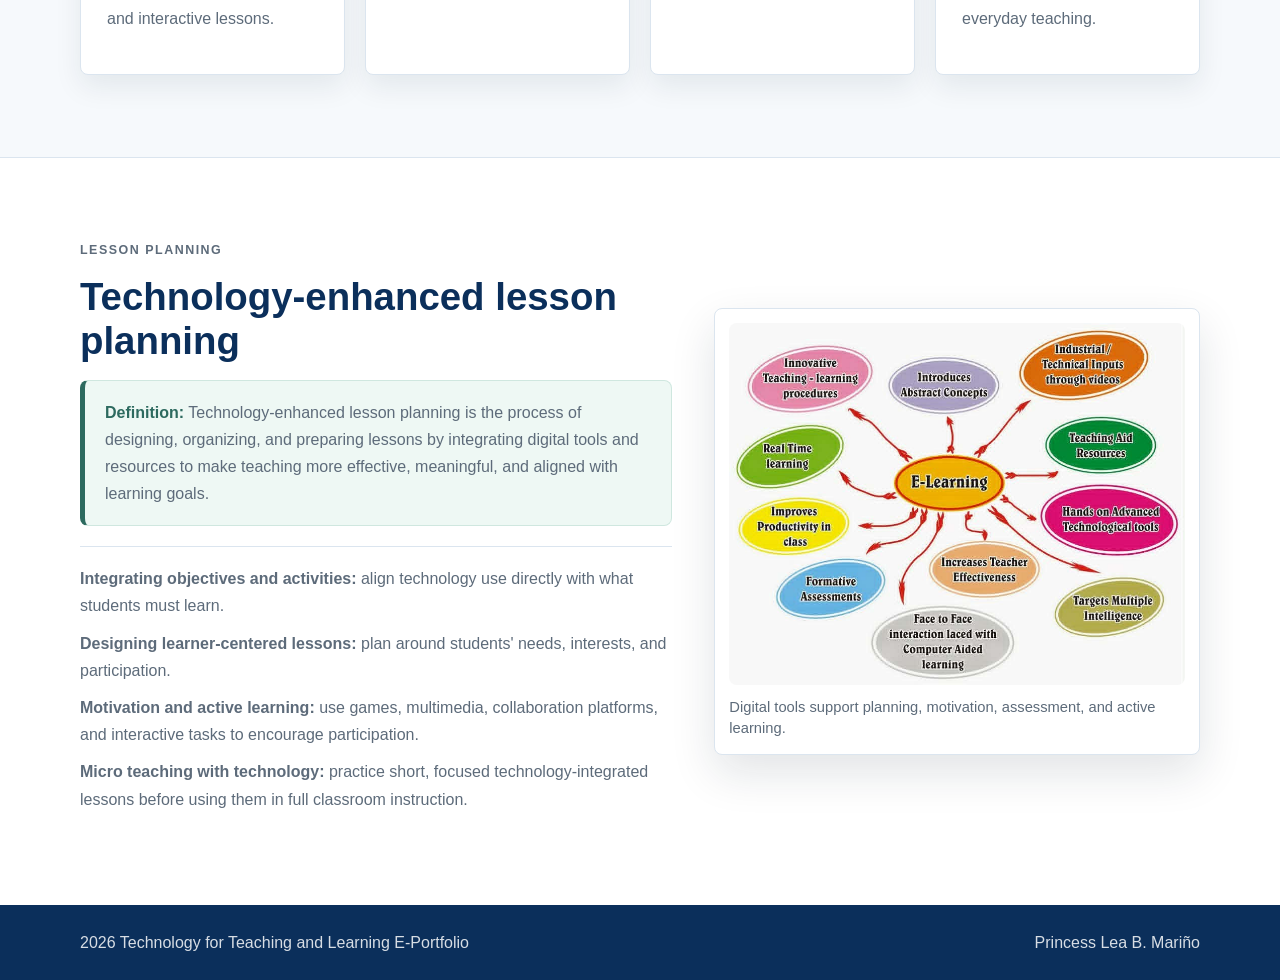
<file: technologies_tools.html>
<!DOCTYPE html>
<html lang="en">

<head>
    <meta charset="UTF-8">
    <meta name="viewport" content="width=device-width, initial-scale=1.0">
    <title>Technologies and Tools | E-Portfolio</title>
    <link rel="stylesheet" href="styles.css">
</head>

<body>
    <header class="site-header">
        <nav class="nav container" aria-label="Main navigation">
            <a class="brand" href="index.html">
                <span class="brand-mark">TTL</span>
                <span>E-Portfolio</span>
            </a>
            <button class="nav-toggle" type="button" aria-label="Open navigation menu" aria-expanded="false"
                aria-controls="main-menu">
                <span></span>
                <span></span>
                <span></span>
            </button>
            <div class="nav-links" id="main-menu">
                <a href="index.html">Home</a>
                <a href="about_page.html">About</a>
                <a href="technologies_tools.html" aria-current="page">Technologies/Tools</a>
                <a href="reflection_page.html">Reflection</a>
                <a href="contact_page.html">Contact</a>
            </div>
        </nav>
    </header>

    <main>
        <section class="page-hero">
            <div class="container narrow">
                <p class="eyebrow">Technologies and Tools</p>
                <h1>Frameworks and digital tools for effective technology integration</h1>
                <p>
                    These models, trends, and planning practices help teachers choose technology
                    with purpose, manage learning activities, and design instruction that supports
                    all learners.
                </p>
            </div>
        </section>

        <section class="section">
            <div class="container feature-row">
                <img src="image3.jpg" alt="SAMR model diagram">
                <div>
                    <p class="eyebrow">SAMR Model</p>
                    <h2>Substitution, Augmentation, Modification, Redefinition</h2>
                    <p>
                        The SAMR model is a four-stage framework developed by Dr. Ruben
                        Puentedura to help educators integrate technology into teaching. It moves
                        from simply enhancing tasks to transforming learning, with the goal of
                        increasing student engagement and enabling new learning experiences.
                    </p>
                </div>
            </div>
        </section>

        <section class="section soft">
            <div class="container feature-row reverse">
                <img src="image2.jpg" alt="TPACK framework diagram">
                <div>
                    <p class="eyebrow">TPACK Framework</p>
                    <h2>Technological Pedagogical Content Knowledge</h2>
                    <p>
                        TPACK identifies the three core types of knowledge instructors need to
                        integrate technology effectively into teaching: Technology, Pedagogy, and
                        Content.
                    </p>
                    <div class="mini-list">
                        <p><strong>Content Knowledge:</strong> the subject matter being taught.</p>
                        <p><strong>Pedagogical Knowledge:</strong> the methods and practices of teaching and learning.
                        </p>
                        <p><strong>Technological Knowledge:</strong> skill in using traditional and digital
                            technologies.</p>
                    </div>
                </div>
            </div>
        </section>

        <section class="section">
            <div class="container">
                <div class="section-heading">
                    <p class="eyebrow">Digital Learning Tools</p>
                    <h2>Practical tools for modern classrooms</h2>
                </div>
                <div class="card-grid three">
                    <article class="info-card">
                        <h3>Presentations and Multimedia</h3>
                        <p>
                            Slides, videos, animations, and visual resources help explain lessons
                            clearly and support different learning styles.
                        </p>
                    </article>
                    <article class="info-card">
                        <h3>Learning Platforms</h3>
                        <p>
                            Online classrooms, digital libraries, and learning management systems
                            give students access to lessons, resources, assessments, and feedback.
                        </p>
                    </article>
                    <article class="info-card">
                        <h3>Assessment Tools</h3>
                        <p>
                            Online quizzes and digital activities make assessment easier and help
                            teachers provide timely feedback to learners.
                        </p>
                    </article>
                    <article class="info-card">
                        <h3>Assistive Technology</h3>
                        <p>
                            Screen readers, speech-to-text, and other tools support learners with
                            special needs and make instruction more inclusive.
                        </p>
                    </article>
                    <article class="info-card">
                        <h3>Collaboration Tools</h3>
                        <p>
                            Shared documents, discussion boards, and online communication platforms
                            help learners work together and exchange ideas.
                        </p>
                    </article>
                    <article class="info-card">
                        <h3>UDL-Based Resources</h3>
                        <p>
                            Universal Design for Learning uses flexible digital materials so all
                            learners can access and understand content in different ways.
                        </p>
                    </article>
                </div>
            </div>
        </section>

        <section class="section soft">
            <div class="container feature-row">
                <img src="image6.jpg" alt="Examples of digital technology in education">
                <div>
                    <p class="eyebrow">Emerging Trends</p>
                    <h2>Emerging trends in educational technology</h2>
                    <p class="definition-text">
                        <strong>Definition:</strong>
                        Emerging trends in educational technology are new and evolving uses of
                        digital tools, platforms, and innovations that transform how teaching and
                        learning are delivered, experienced, and improved in education.
                    </p>
                </div>
            </div>
            <div class="container trend-grid">
                <article class="info-card">
                    <span class="card-number">01</span>
                    <h3>Blended and Online Learning in Elementary Education</h3>
                    <p>
                        A mix of face-to-face teaching and digital or online activities that makes
                        elementary learning more flexible, engaging, and accessible through simple
                        apps, videos, and interactive lessons.
                    </p>
                </article>
                <article class="info-card">
                    <span class="card-number">02</span>
                    <h3>AI in Adaptive Learning Tools</h3>
                    <p>
                        Smart software adjusts content, pace, and difficulty based on each
                        student's skills, gaps, and progress while giving personalized feedback and
                        support.
                    </p>
                </article>
                <article class="info-card">
                    <span class="card-number">03</span>
                    <h3>Educational Technology Trends and Innovation</h3>
                    <p>
                        Gamification, virtual and augmented reality, interactive content, cloud
                        tools, and collaborative platforms make learning more active, immersive,
                        and connected.
                    </p>
                </article>
                <article class="info-card">
                    <span class="card-number">04</span>
                    <h3>Future Direction of Technology in Teaching</h3>
                    <p>
                        The future of educational technology focuses on personalization, immersive
                        experiences, data-driven instruction, equity in access, and seamless
                        integration into everyday teaching.
                    </p>
                </article>
            </div>
        </section>

        <section class="section">
            <div class="container lesson-planning-panel">
                <div>
                    <p class="eyebrow">Lesson Planning</p>
                    <h2>Technology-enhanced lesson planning</h2>
                    <p class="definition-text">
                        <strong>Definition:</strong>
                        Technology-enhanced lesson planning is the process of designing,
                        organizing, and preparing lessons by integrating digital tools and
                        resources to make teaching more effective, meaningful, and aligned with
                        learning goals.
                    </p>
                    <div class="mini-list">
                        <p><strong>Integrating objectives and activities:</strong> align technology use directly with
                            what students must learn.</p>
                        <p><strong>Designing learner-centered lessons:</strong> plan around students' needs, interests,
                            and participation.</p>
                        <p><strong>Motivation and active learning:</strong> use games, multimedia, collaboration
                            platforms, and interactive tasks to encourage participation.</p>
                        <p><strong>Micro teaching with technology:</strong> practice short, focused
                            technology-integrated lessons before using them in full classroom instruction.</p>
                    </div>
                </div>
                <figure class="lesson-visual">
                    <img src="image5.jpg" alt="E-learning concept map for technology-enhanced lesson planning">
                    <figcaption>Digital tools support planning, motivation, assessment, and active learning.
                    </figcaption>
                </figure>
            </div>
        </section>
    </main>

    <footer class="site-footer">
        <div class="container footer-inner">
            <p>2026 Technology for Teaching and Learning E-Portfolio</p>
            <p>Princess Lea B. Mariño</p>
        </div>
    </footer>
    <script src="script.js"></script>
</body>

</html>
</file>
<file: styles.css>
:root {
    --ink: #102033;
    --muted: #5d6b7a;
    --blue: #0b2f5b;
    --blue-2: #174a7c;
    --light-blue: #edf5ff;
    --line: #dbe5ef;
    --surface: #ffffff;
    --soft: #f6f9fc;
    --accent: #b88746;
    --green: #2d6a5f;
    --mint: #eef8f4;
    --shadow: 0 18px 45px rgba(16, 32, 51, 0.12);
}

* {
    box-sizing: border-box;
}

body {
    margin: 0;
    background: var(--surface);
    color: var(--ink);
    font-family: Arial, Helvetica, sans-serif;
    line-height: 1.7;
}

img {
    display: block;
    max-width: 100%;
}

a {
    color: inherit;
}

.container {
    width: min(1120px, calc(100% - 40px));
    margin: 0 auto;
}

.narrow {
    max-width: 820px;
}

.site-header {
    position: sticky;
    top: 0;
    z-index: 10;
    background: rgba(255, 255, 255, 0.94);
    border-bottom: 1px solid var(--line);
    backdrop-filter: blur(12px);
}

.nav {
    min-height: 76px;
    display: flex;
    align-items: center;
    justify-content: space-between;
    gap: 24px;
}

.brand,
.nav-links {
    display: flex;
    align-items: center;
}

.brand {
    gap: 10px;
    text-decoration: none;
    font-weight: 800;
    color: var(--blue);
    letter-spacing: 0;
}

.brand-mark {
    width: 44px;
    height: 44px;
    display: inline-grid;
    place-items: center;
    border-radius: 8px;
    background: var(--blue);
    color: #fff;
    font-size: 0.8rem;
    font-weight: 800;
    letter-spacing: 0.04em;
}

.brand-mark.large {
    width: 64px;
    height: 64px;
    font-size: 1rem;
    margin-bottom: 20px;
}

.nav-links {
    gap: 6px;
    flex-wrap: wrap;
    justify-content: flex-end;
}

.nav-toggle {
    display: none;
    width: 44px;
    height: 44px;
    padding: 0;
    border: 1px solid var(--line);
    border-radius: 8px;
    background: #fff;
    cursor: pointer;
    place-items: center;
}

.nav-toggle span {
    display: block;
    width: 20px;
    height: 2px;
    margin: 3px 0;
    border-radius: 999px;
    background: var(--blue);
    transition: transform 0.2s ease, opacity 0.2s ease;
}

.nav-toggle[aria-expanded="true"] span:nth-child(1) {
    transform: translateY(8px) rotate(45deg);
}

.nav-toggle[aria-expanded="true"] span:nth-child(2) {
    opacity: 0;
}

.nav-toggle[aria-expanded="true"] span:nth-child(3) {
    transform: translateY(-8px) rotate(-45deg);
}

.nav-links a {
    padding: 9px 12px;
    border-radius: 8px;
    text-decoration: none;
    color: var(--muted);
    font-size: 0.94rem;
    font-weight: 700;
}

.nav-links a:hover,
.nav-links a[aria-current="page"] {
    background: var(--light-blue);
    color: var(--blue);
}

.hero {
    min-height: calc(100vh - 76px);
    padding: 70px 0;
    display: flex;
    align-items: center;
    background:
        linear-gradient(110deg, rgba(255, 255, 255, 0.98) 0%, rgba(246, 249, 252, 0.96) 52%, rgba(237, 245, 255, 0.9) 100%);
}

.hero-grid,
.feature-row,
.split,
.reflection-layout,
.contact-layout {
    display: grid;
    grid-template-columns: 1.02fr 0.98fr;
    gap: 48px;
    align-items: center;
}

.hero h1,
.page-hero h1 {
    margin: 0;
    color: var(--blue);
    font-size: clamp(2.4rem, 6vw, 4.8rem);
    line-height: 1.04;
    letter-spacing: 0;
}

.lead,
.page-hero p,
.section p {
    color: var(--muted);
}

.lead {
    max-width: 650px;
    margin: 22px 0 0;
    font-size: 1.12rem;
}

.eyebrow {
    margin: 0 0 14px;
    color: var(--accent);
    font-size: 0.78rem;
    font-weight: 800;
    letter-spacing: 0.12em;
    text-transform: uppercase;
}

.hero-actions {
    display: flex;
    gap: 14px;
    flex-wrap: wrap;
    margin-top: 30px;
}

.button {
    min-height: 48px;
    display: inline-flex;
    align-items: center;
    justify-content: center;
    padding: 12px 20px;
    border-radius: 8px;
    text-decoration: none;
    font-weight: 800;
}

.button.primary {
    background: var(--blue);
    color: #fff;
    box-shadow: 0 12px 26px rgba(11, 47, 91, 0.22);
}

.button.secondary {
    border: 1px solid var(--line);
    color: var(--blue);
    background: #fff;
}

.hero-media,
.hero-media img,
.feature-row img {
    border-radius: 8px;
}

.hero-media {
    margin: 0;
    padding: 12px;
    background: #fff;
    border: 1px solid var(--line);
    box-shadow: var(--shadow);
}

.hero-media img {
    width: 100%;
    aspect-ratio: 4 / 3;
    object-fit: cover;
}

.section {
    padding: 82px 0;
}

.soft {
    background: var(--soft);
    border-block: 1px solid var(--line);
}

.section-heading {
    max-width: 760px;
    margin-bottom: 30px;
}

h2 {
    margin: 0 0 16px;
    color: var(--blue);
    font-size: clamp(1.8rem, 3vw, 2.7rem);
    line-height: 1.15;
}

h3 {
    margin: 0 0 12px;
    color: var(--blue);
    font-size: 1.18rem;
    line-height: 1.25;
}

.profile-panel,
.info-card,
.reflection-card,
.reflection-aside,
.contact-card,
.contact-panel {
    background: #fff;
    border: 1px solid var(--line);
    border-radius: 8px;
    box-shadow: 0 12px 28px rgba(16, 32, 51, 0.08);
}

.profile-panel {
    padding: 30px;
    border-left: 5px solid var(--blue);
}

.profile-panel span {
    color: var(--accent);
    font-weight: 800;
    text-transform: uppercase;
    font-size: 0.78rem;
    letter-spacing: 0.12em;
}

.profile-panel strong {
    display: block;
    margin-top: 8px;
    color: var(--blue);
    font-size: 1.7rem;
    line-height: 1.2;
}

.card-grid {
    display: grid;
    gap: 22px;
}

.card-grid.three {
    grid-template-columns: repeat(3, 1fr);
}

.card-grid.two {
    grid-template-columns: repeat(2, 1fr);
}

.info-card {
    padding: 26px;
    transition: transform 0.2s ease, box-shadow 0.2s ease;
}

.info-card:hover {
    transform: translateY(-4px);
    box-shadow: 0 18px 36px rgba(16, 32, 51, 0.12);
}

.card-number {
    display: inline-block;
    margin-bottom: 18px;
    color: var(--accent);
    font-weight: 900;
}

.feature-row img {
    width: 100%;
    max-height: 430px;
    object-fit: contain;
    background: #fff;
    border: 1px solid var(--line);
    box-shadow: var(--shadow);
}

.feature-row.reverse img {
    order: 2;
}

.text-link {
    display: inline-block;
    margin-top: 14px;
    color: var(--blue);
    font-weight: 800;
    text-decoration: none;
    border-bottom: 2px solid var(--accent);
}

.page-hero {
    padding: 84px 0;
    background: linear-gradient(135deg, var(--light-blue), #fff 72%);
    border-bottom: 1px solid var(--line);
}

.page-hero h1 {
    font-size: clamp(2.2rem, 5vw, 4rem);
}

.page-hero p {
    max-width: 760px;
    margin: 20px 0 0;
    font-size: 1.08rem;
}

.prose {
    max-width: 860px;
    font-size: 1.05rem;
}

.checklist-grid {
    display: grid;
    grid-template-columns: repeat(4, 1fr);
    gap: 16px;
    margin-top: 24px;
}

.check-item {
    padding: 18px;
    background: #fff;
    border: 1px solid var(--line);
    border-radius: 8px;
    color: var(--blue);
    font-weight: 800;
}

.mini-list {
    margin-top: 20px;
    padding-top: 18px;
    border-top: 1px solid var(--line);
}

.mini-list p {
    margin: 0 0 10px;
}

.definition-text {
    padding: 18px 20px;
    background: var(--mint);
    border: 1px solid #cfe7df;
    border-left: 5px solid var(--green);
    border-radius: 8px;
}

.definition-text strong {
    color: var(--green);
}

.trend-grid {
    display: grid;
    grid-template-columns: repeat(4, 1fr);
    gap: 20px;
    margin-top: 28px;
}

.lesson-planning-panel {
    display: grid;
    grid-template-columns: minmax(0, 1fr) minmax(320px, 0.82fr);
    gap: 42px;
    align-items: center;
}

.lesson-visual {
    margin: 0;
    padding: 14px;
    background: #fff;
    border: 1px solid var(--line);
    border-radius: 8px;
    box-shadow: var(--shadow);
}

.lesson-visual img {
    width: 100%;
    max-height: 520px;
    object-fit: contain;
    border-radius: 8px;
}

.lesson-visual figcaption {
    margin-top: 12px;
    color: var(--muted);
    font-size: 0.92rem;
    line-height: 1.45;
}

.role-list {
    display: grid;
    grid-template-columns: repeat(2, 1fr);
    gap: 18px;
}

.role-list article {
    padding: 22px 24px;
    background: #fff;
    border: 1px solid var(--line);
    border-left: 5px solid var(--blue);
    border-radius: 8px;
    box-shadow: 0 10px 24px rgba(16, 32, 51, 0.07);
}

.role-list p {
    margin: 0;
}

.reflection-layout,
.contact-layout {
    align-items: stretch;
}

.reflection-card,
.contact-card {
    padding: clamp(26px, 4vw, 44px);
}

.reflection-card p {
    margin-top: 0;
}

.reflection-aside,
.contact-panel {
    padding: 34px;
    background: var(--blue);
    color: #fff;
}

.reflection-aside p,
.contact-panel p {
    color: rgba(255, 255, 255, 0.84);
}

.reflection-aside strong,
.contact-panel h3 {
    color: #fff;
}

.quote-mark {
    display: block;
    font-size: 5rem;
    line-height: 0.8;
    color: var(--accent);
    font-weight: 900;
}

.profile-list {
    margin: 28px 0 0;
}

.profile-list div {
    display: grid;
    grid-template-columns: 140px 1fr;
    gap: 20px;
    padding: 18px 0;
    border-top: 1px solid var(--line);
}

.profile-list dt {
    color: var(--muted);
    font-weight: 800;
}

.profile-list dd {
    margin: 0;
    color: var(--blue);
    font-weight: 800;
}

.site-footer {
    background: var(--blue);
    color: #fff;
    padding: 24px 0;
}

.footer-inner {
    display: flex;
    justify-content: space-between;
    gap: 16px;
    flex-wrap: wrap;
}

.footer-inner p {
    margin: 0;
    color: rgba(255, 255, 255, 0.84);
}

@media (max-width: 900px) {
    .nav {
        padding: 14px 0;
        flex-wrap: wrap;
        justify-content: space-between;
    }

    .nav-toggle {
        display: grid;
    }

    .nav-links {
        display: none;
        width: 100%;
        padding: 12px;
        flex-direction: column;
        align-items: stretch;
        gap: 4px;
        background: #fff;
        border: 1px solid var(--line);
        border-radius: 8px;
        box-shadow: 0 16px 30px rgba(16, 32, 51, 0.1);
    }

    .nav-links.is-open {
        display: flex;
    }

    .nav-links a {
        width: 100%;
        padding: 12px 14px;
    }

    .hero-grid,
    .feature-row,
    .split,
    .reflection-layout,
    .contact-layout,
    .card-grid.three,
    .card-grid.two,
    .checklist-grid,
    .trend-grid,
    .role-list,
    .lesson-planning-panel {
        grid-template-columns: 1fr;
    }

    .hero {
        min-height: auto;
        padding: 48px 0;
    }

    .feature-row.reverse img {
        order: 0;
    }
}

@media (max-width: 560px) {
    .container {
        width: min(100% - 28px, 1120px);
    }

    .nav-links a {
        padding: 8px 9px;
        font-size: 0.86rem;
    }

    .section,
    .page-hero {
        padding: 58px 0;
    }

    .profile-list div {
        grid-template-columns: 1fr;
        gap: 4px;
    }

    .button {
        width: 100%;
    }
}
</file>
